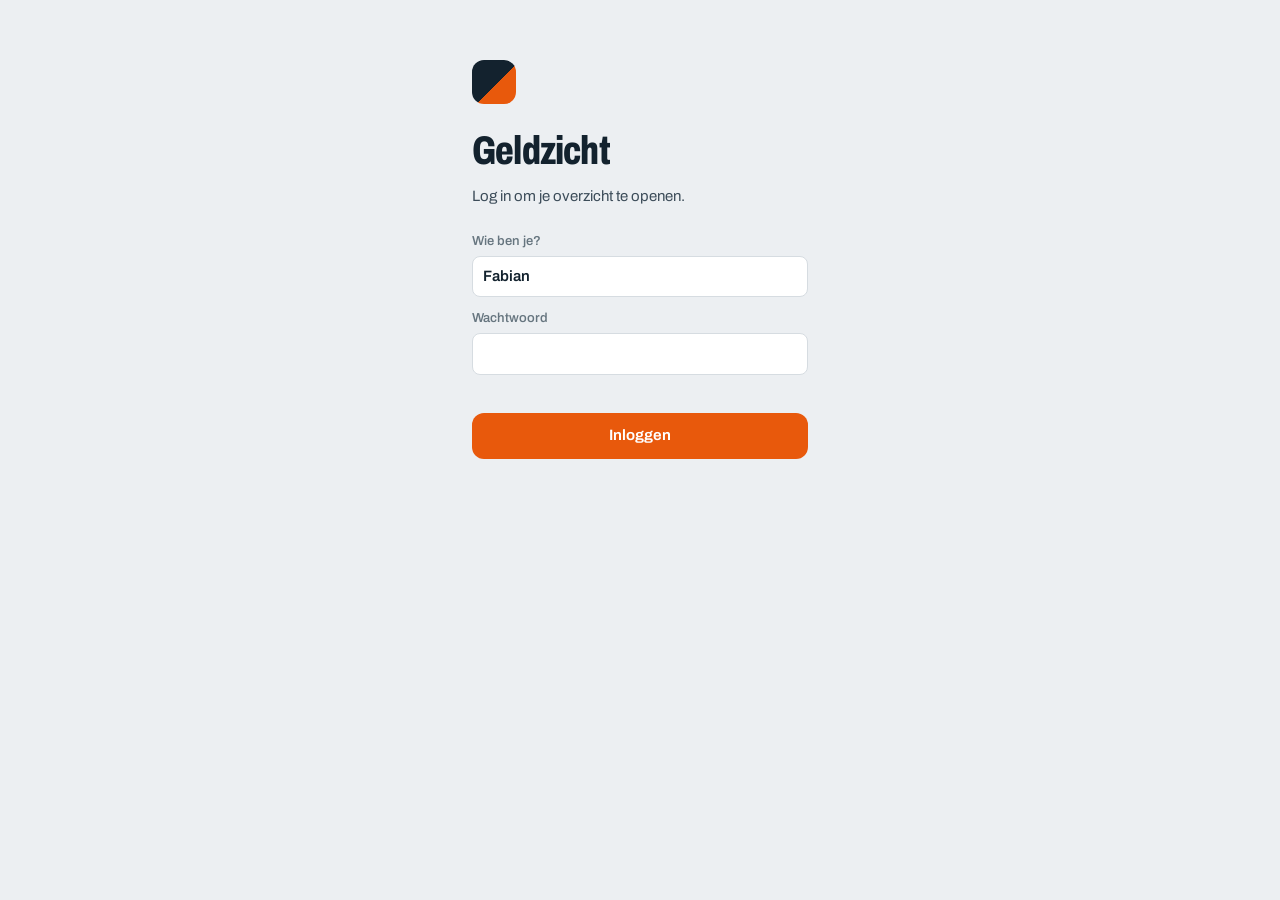
<file: index.html>
<!doctype html>
<html lang="nl">
<head>
  <meta charset="utf-8">
  <meta name="viewport" content="width=device-width, initial-scale=1, viewport-fit=cover">
  <title>Geldzicht</title>
  <meta name="description" content="Persoonlijk overzicht van inkomsten en uitgaven">
  <meta name="theme-color" content="#13222e">
  <meta name="apple-mobile-web-app-capable" content="yes">
  <meta name="mobile-web-app-capable" content="yes">
  <meta name="apple-mobile-web-app-status-bar-style" content="black-translucent">
  <meta name="apple-mobile-web-app-title" content="Geldzicht">
  <link rel="manifest" href="manifest.webmanifest">
  <link rel="icon" href="icons/icon-192.png" type="image/png">
  <link rel="apple-touch-icon" href="icons/apple-touch-icon.png">
  <link rel="preconnect" href="https://fonts.googleapis.com">
  <link rel="preconnect" href="https://fonts.gstatic.com" crossorigin>
  <link href="https://fonts.googleapis.com/css2?family=Archivo:wdth,wght@62..125,100..900&display=swap" rel="stylesheet">
  <link rel="stylesheet" href="styles.css">
</head>
<body>
  <div id="app">
    <div class="boot" id="boot">
      <div class="boot-mark" aria-hidden="true"></div>
      <p>Geldzicht laden</p>
    </div>
  </div>
  <input type="file" id="fileInput" hidden>
  <input type="file" id="backupInput" accept=".json,application/json" hidden>
  <div id="sheetRoot"></div>
  <div id="toast" role="status" aria-live="polite"></div>
  <script src="lib/chart.umd.min.js"></script>
  <script type="module" src="js/app.js"></script>
</body>
</html>
</file>
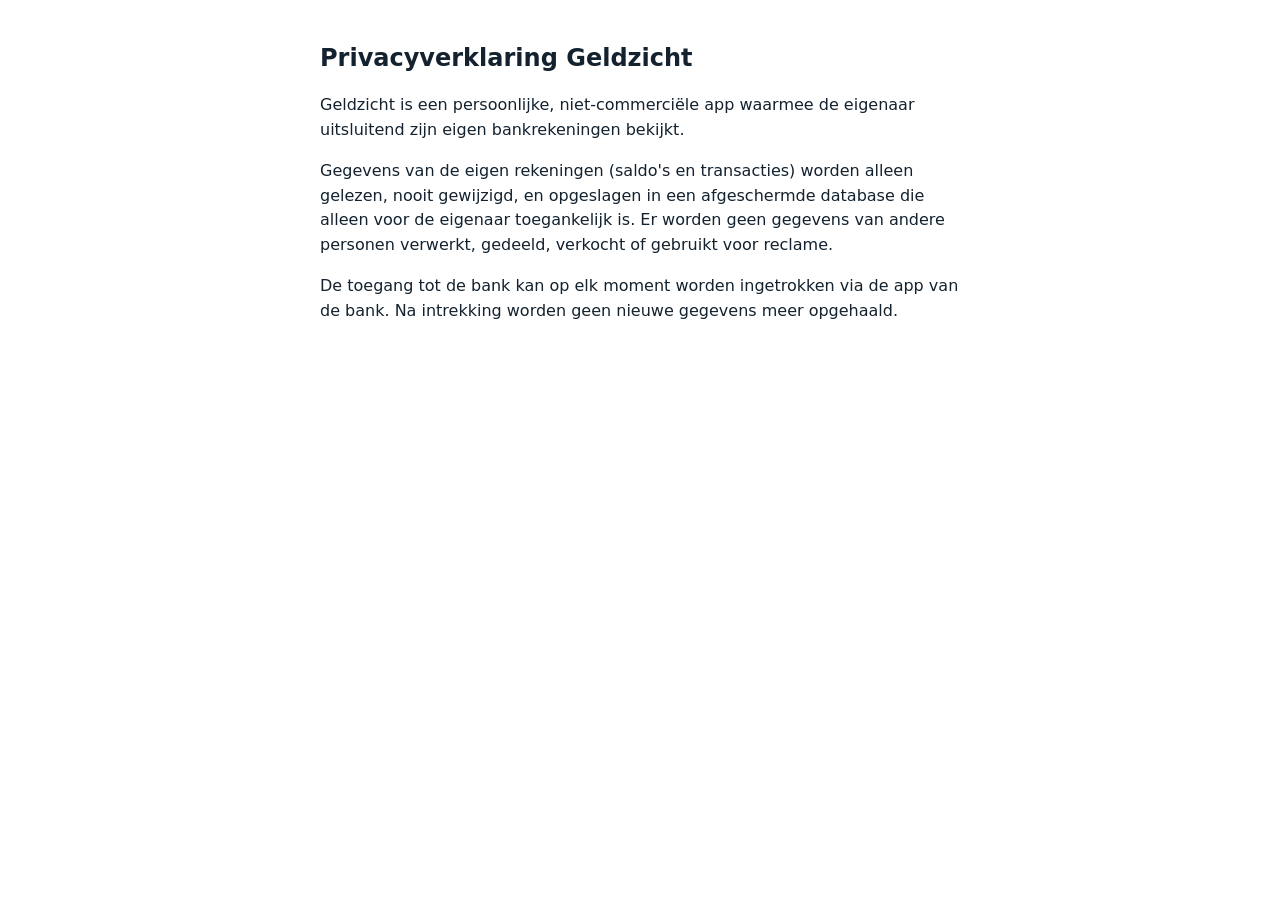
<file: privacy.html>
<!doctype html><html lang="nl"><head><meta charset="utf-8"><meta name="viewport" content="width=device-width,initial-scale=1"><title>Geldzicht privacy</title>
<style>body{font-family:system-ui,sans-serif;max-width:640px;margin:40px auto;padding:0 16px;line-height:1.55;color:#13222e;background:#fff}h1{font-size:24px}</style></head><body>
<h1>Privacyverklaring Geldzicht</h1>
<p>Geldzicht is een persoonlijke, niet-commerciële app waarmee de eigenaar uitsluitend zijn eigen bankrekeningen bekijkt.</p>
<p>Gegevens van de eigen rekeningen (saldo's en transacties) worden alleen gelezen, nooit gewijzigd, en opgeslagen in een afgeschermde database die alleen voor de eigenaar toegankelijk is. Er worden geen gegevens van andere personen verwerkt, gedeeld, verkocht of gebruikt voor reclame.</p>
<p>De toegang tot de bank kan op elk moment worden ingetrokken via de app van de bank. Na intrekking worden geen nieuwe gegevens meer opgehaald.</p>
</body></html>
</file>
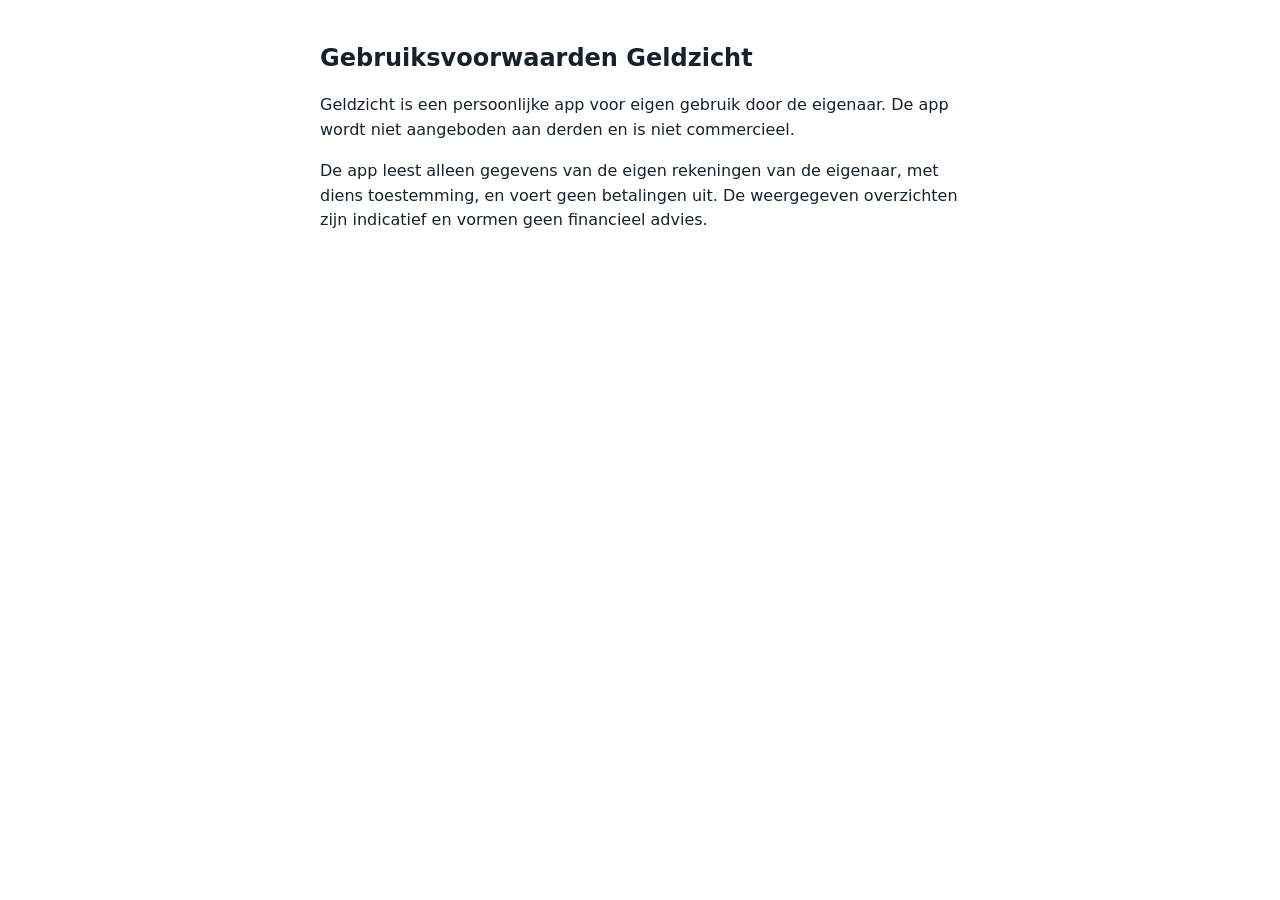
<file: terms.html>
<!doctype html><html lang="nl"><head><meta charset="utf-8"><meta name="viewport" content="width=device-width,initial-scale=1"><title>Geldzicht voorwaarden</title>
<style>body{font-family:system-ui,sans-serif;max-width:640px;margin:40px auto;padding:0 16px;line-height:1.55;color:#13222e;background:#fff}h1{font-size:24px}</style></head><body>
<h1>Gebruiksvoorwaarden Geldzicht</h1>
<p>Geldzicht is een persoonlijke app voor eigen gebruik door de eigenaar. De app wordt niet aangeboden aan derden en is niet commercieel.</p>
<p>De app leest alleen gegevens van de eigen rekeningen van de eigenaar, met diens toestemming, en voert geen betalingen uit. De weergegeven overzichten zijn indicatief en vormen geen financieel advies.</p>
</body></html>
</file>
<file: styles.css>
/* Geldzicht: koel staal met een gloeiend oranje accent */
:root {
  color-scheme: light;
  --page: #eceff2;
  --surface: #ffffff;
  --surface-2: #f4f6f8;
  --ink: #13222e;
  --ink-2: #3c4c59;
  --muted: #66757f;
  --line: #d6dce1;
  --line-soft: #e5e9ec;
  --accent: #e8590c;
  --accent-ink: #ffffff;
  --accent-soft: #fde9dc;
  --pos: #0f8a5f;
  --neg: #13222e;
  --warn-bg: #fff4e5;
  --s-income: #2a78d6;
  --s-expense: #eb6834;
  --s-betaal: #2a78d6;
  --s-spaar: #13222e;
  --s-invest: #7f93a3;
  --s-etf: #7f93a3;
  --s-stock: #1baf7a;
  --s-cash: #c3ccd3;
  --grid: #e3e7ea;
  --radius-l: 18px;
  --radius-m: 12px;
  --radius-s: 8px;
  --shadow-sheet: 0 -12px 40px rgba(19, 34, 46, 0.18);
  --font: 'Archivo', system-ui, -apple-system, 'Segoe UI', sans-serif;
  --safe-b: env(safe-area-inset-bottom, 0px);
  --safe-t: env(safe-area-inset-top, 0px);
}
@media (prefers-color-scheme: dark) {
  :root:not([data-theme="light"]) {
    color-scheme: dark;
    --page: #0d151c;
    --surface: #16212b;
    --surface-2: #1c2935;
    --ink: #e6ecf1;
    --ink-2: #c2ccd4;
    --muted: #93a3b0;
    --line: #2a3a47;
    --line-soft: #22313c;
    --accent: #ff7a33;
    --accent-ink: #1a0d05;
    --accent-soft: #3a2316;
    --pos: #2fbf85;
    --neg: #e6ecf1;
    --warn-bg: #2e2416;
    --s-income: #3987e5;
    --s-expense: #d95926;
    --s-betaal: #3987e5;
    --s-spaar: #dfe6ec;
    --s-invest: #6b7f8f;
    --s-etf: #7f93a3;
    --s-stock: #2bbf8a;
    --s-cash: #45535e;
    --grid: #22313c;
    --shadow-sheet: 0 -12px 40px rgba(0, 0, 0, 0.5);
  }
}
:root[data-theme="dark"] {
  color-scheme: dark;
  --page: #0d151c;
  --surface: #16212b;
  --surface-2: #1c2935;
  --ink: #e6ecf1;
  --ink-2: #c2ccd4;
  --muted: #93a3b0;
  --line: #2a3a47;
  --line-soft: #22313c;
  --accent: #ff7a33;
  --accent-ink: #1a0d05;
  --accent-soft: #3a2316;
  --pos: #2fbf85;
  --neg: #e6ecf1;
  --warn-bg: #2e2416;
  --s-income: #3987e5;
  --s-expense: #d95926;
  --s-betaal: #3987e5;
  --s-spaar: #dfe6ec;
  --s-invest: #6b7f8f;
  --s-etf: #7f93a3;
  --s-stock: #2bbf8a;
  --s-cash: #45535e;
  --grid: #22313c;
  --shadow-sheet: 0 -12px 40px rgba(0, 0, 0, 0.5);
}

* { box-sizing: border-box; }
html { -webkit-text-size-adjust: 100%; }
body {
  margin: 0;
  background: var(--page);
  color: var(--ink);
  font-family: var(--font);
  font-size: 15px;
  line-height: 1.45;
  font-variation-settings: 'wdth' 100;
  -webkit-font-smoothing: antialiased;
  overscroll-behavior-y: none;
}
button, input, select, textarea { font: inherit; color: inherit; }
button { cursor: pointer; }
:focus-visible { outline: 2px solid var(--accent); outline-offset: 2px; border-radius: 6px; }
.num { font-variant-numeric: tabular-nums; }
.muted { color: var(--muted); }
.pos { color: var(--pos); }
.hidden { display: none !important; }

/* Opstarten */
.boot { min-height: 100dvh; display: grid; place-content: center; justify-items: center; gap: 14px; color: var(--muted); }
.boot-mark { width: 44px; height: 44px; border-radius: 12px; background: linear-gradient(135deg, var(--ink) 0 55%, var(--accent) 55%); animation: pulse 1.2s ease-in-out infinite alternate; }
@keyframes pulse { to { opacity: 0.5; transform: scale(0.94); } }

/* Indeling */
.shell { max-width: 620px; margin: 0 auto; min-height: 100dvh; padding-bottom: calc(84px + var(--safe-b)); }
.topbar {
  position: sticky; top: 0; z-index: 20;
  padding: calc(10px + var(--safe-t)) 16px 10px;
  background: color-mix(in srgb, var(--page) 88%, transparent);
  backdrop-filter: saturate(1.4) blur(14px);
  -webkit-backdrop-filter: saturate(1.4) blur(14px);
  display: flex; align-items: center; gap: 10px;
}
.brand { font-weight: 800; font-variation-settings: 'wdth' 80; font-size: 21px; letter-spacing: -0.01em; flex: 1; display: flex; align-items: center; gap: 8px; }
.brand-mark { width: 22px; height: 22px; border-radius: 6px; background: linear-gradient(135deg, var(--ink) 0 55%, var(--accent) 55%); }
.icon-btn { width: 40px; height: 40px; border-radius: 12px; border: 1px solid var(--line); background: var(--surface); display: grid; place-items: center; font-size: 18px; }
.icon-btn:active { transform: scale(0.96); }
.save-dot { width: 8px; height: 8px; border-radius: 50%; background: var(--pos); transition: background .2s; }
.save-dot.busy { background: var(--accent); }
.save-dot.err { background: #d03b3b; }

.period {
  display: flex; align-items: center; gap: 6px; padding: 4px 16px 6px;
}
.period-label { flex: 1; text-align: center; font-weight: 650; font-size: 16px; }
.period-btn { width: 36px; height: 36px; border-radius: 10px; border: none; background: transparent; font-size: 20px; color: var(--ink-2); }
.period-btn:disabled { opacity: 0.25; }
.chips { display: flex; gap: 6px; overflow-x: auto; padding: 4px 16px 10px; scrollbar-width: none; }
.chips::-webkit-scrollbar { display: none; }
.chip {
  flex: none; border: 1px solid var(--line); background: var(--surface); color: var(--ink-2);
  padding: 7px 13px; border-radius: 999px; font-size: 14px; white-space: nowrap;
}
.chip.on { background: var(--ink); color: var(--page); border-color: var(--ink); }

main { padding: 0 16px; }
section { margin: 0 0 28px; }
h2 { font-size: 17px; font-weight: 700; margin: 0 0 12px; letter-spacing: -0.005em; display: flex; align-items: baseline; gap: 8px; }
h2 .aside { margin-left: auto; font-weight: 500; font-size: 14px; color: var(--muted); }
.link { background: none; border: none; color: var(--accent); font-weight: 600; padding: 0; font-size: 14px; }

/* Hero */
.hero { padding: 6px 0 4px; }
.hero-label { color: var(--muted); font-size: 15px; margin: 0; }
.hero-num {
  font-size: clamp(46px, 15vw, 72px); line-height: 1; font-weight: 800;
  font-variation-settings: 'wdth' 72; letter-spacing: -0.02em; margin: 6px 0 2px;
  display: flex; align-items: baseline; gap: 2px;
}
.hero-num .cents { font-size: 0.42em; font-weight: 700; color: var(--muted); letter-spacing: 0; }
.hero-num.neg { color: var(--ink); }
.hero-sub { color: var(--ink-2); margin: 0 0 18px; font-size: 14.5px; }
.hero-sub strong { color: var(--ink); }

/* Geldstroom-lint */
.ribbon { display: flex; height: 26px; border-radius: 7px; overflow: hidden; gap: 2px; background: var(--page); }
.ribbon span { display: block; height: 100%; min-width: 3px; transition: flex-grow .5s ease; border: none; padding: 0; }
.ribbon span.left { background: repeating-linear-gradient(135deg, var(--line) 0 4px, transparent 4px 8px); }
.ribbon-legend { display: flex; flex-wrap: wrap; gap: 4px 14px; margin-top: 10px; font-size: 13px; color: var(--ink-2); }
.ribbon-legend i { display: inline-block; width: 9px; height: 9px; border-radius: 3px; margin-right: 5px; vertical-align: 0; }

/* Kerncijfers */
.stats { display: grid; grid-template-columns: repeat(3, 1fr); background: var(--surface); border-radius: var(--radius-l); border: 1px solid var(--line-soft); }
.stat { padding: 13px 12px 12px; }
.stat + .stat { border-left: 1px solid var(--line-soft); }
.stat-label { font-size: 12.5px; color: var(--muted); }
.stat-value { font-size: 19px; font-weight: 750; font-variation-settings: 'wdth' 85; margin-top: 2px; white-space: nowrap; }
.stat-delta { font-size: 12px; color: var(--muted); margin-top: 1px; }

.banner {
  display: flex; align-items: center; gap: 12px; padding: 13px 14px; border-radius: var(--radius-m);
  background: var(--accent-soft); color: var(--ink); border: none; width: 100%; text-align: left; margin-bottom: 18px;
}
.banner b { display: block; font-weight: 700; }
.banner span { font-size: 13.5px; color: var(--ink-2); }
.banner .go { margin-left: auto; font-weight: 700; color: var(--accent); white-space: nowrap; }

/* Donut */
.donut-wrap { display: grid; gap: 14px; }
.donut-box { position: relative; width: 190px; height: 190px; margin: 0 auto 4px; }
.donut-center { position: absolute; inset: 0; display: grid; place-content: center; text-align: center; pointer-events: none; }
.donut-center b { font-size: 22px; font-variation-settings: 'wdth' 80; font-weight: 800; }
.donut-center small { color: var(--muted); font-size: 12px; }

/* Lijsten met balkjes */
.bars { list-style: none; margin: 0; padding: 0; width: 100%; }
.bars li { margin: 0; }
.bar-row {
  display: grid; grid-template-columns: 26px 1fr auto; gap: 4px 10px; align-items: center;
  width: 100%; padding: 8px 0; background: none; border: none; text-align: left;
}
.bar-row + .bar-row, .bars li + li .bar-row { border-top: 1px solid var(--line-soft); }
.bar-ico { font-size: 17px; grid-row: span 2; text-align: center; }
.bar-name { font-weight: 560; font-size: 14.5px; overflow: hidden; text-overflow: ellipsis; white-space: nowrap; }
.bar-val { font-weight: 650; font-size: 14.5px; text-align: right; }
.bar-track { grid-column: 2 / 4; height: 6px; background: var(--surface-2); border-radius: 4px; overflow: hidden; display: flex; }
.bar-fill { height: 100%; border-radius: 4px; }
.bar-meta { font-size: 12px; color: var(--muted); font-weight: 400; margin-left: 6px; }

.panel { background: var(--surface); border-radius: var(--radius-l); padding: 14px 14px; border: 1px solid var(--line-soft); }
.chart-box { position: relative; height: 210px; }
.chart-box.tall { height: 260px; }
.legend { display: flex; gap: 14px; flex-wrap: wrap; font-size: 13px; color: var(--ink-2); margin-bottom: 8px; }
.legend i { display: inline-block; width: 10px; height: 10px; border-radius: 3px; margin-right: 6px; }

/* Transacties */
.search {
  display: flex; align-items: center; gap: 8px; background: var(--surface); border: 1px solid var(--line);
  border-radius: var(--radius-m); padding: 0 12px; margin: 0 0 8px;
}
.search input { border: none; background: transparent; padding: 11px 0; flex: 1; outline: none; min-width: 0; }
.toolbar { display: flex; gap: 8px; margin-bottom: 6px; }
.toolbar select { flex: 1; min-width: 0; }
select, .input {
  background: var(--surface); border: 1px solid var(--line); border-radius: var(--radius-s);
  padding: 9px 10px; width: 100%; appearance: none; -webkit-appearance: none;
}
select { background-image: linear-gradient(45deg, transparent 50%, var(--muted) 50%), linear-gradient(135deg, var(--muted) 50%, transparent 50%); background-position: calc(100% - 15px) 50%, calc(100% - 10px) 50%; background-size: 5px 5px; background-repeat: no-repeat; padding-right: 28px; }
.day-head { display: flex; justify-content: space-between; font-size: 13px; color: var(--muted); padding: 16px 2px 6px; font-weight: 550; }
.tx-list { background: var(--surface); border-radius: var(--radius-l); border: 1px solid var(--line-soft); overflow: hidden; }
.tx {
  display: grid; grid-template-columns: 38px 1fr auto; gap: 0 11px; align-items: center;
  width: 100%; padding: 11px 13px; border: none; background: none; text-align: left;
}
.tx + .tx { border-top: 1px solid var(--line-soft); }
.tx:active { background: var(--surface-2); }
.tx-ico { width: 38px; height: 38px; border-radius: 11px; display: grid; place-items: center; font-size: 18px; background: var(--surface-2); }
.tx-main { min-width: 0; }
.tx-name { font-weight: 600; font-size: 14.5px; overflow: hidden; text-overflow: ellipsis; white-space: nowrap; }
.tx-sub { font-size: 12.5px; color: var(--muted); overflow: hidden; text-overflow: ellipsis; white-space: nowrap; }
.tx-amt { font-weight: 650; font-size: 15px; text-align: right; white-space: nowrap; }
.tx-amt small { display: block; font-size: 11.5px; font-weight: 500; color: var(--muted); }
.tx-amt.in { color: var(--pos); }
.tx-amt.void { color: var(--muted); }
.tx-amt.void .amt { text-decoration: line-through; text-decoration-thickness: 1px; }
.tag { display: inline-block; font-size: 11px; padding: 1px 6px; border-radius: 6px; background: var(--surface-2); color: var(--ink-2); margin-left: 4px; vertical-align: 1px; }
.tag.acc { background: var(--accent-soft); color: var(--accent); }
.tag.ok { background: color-mix(in srgb, var(--pos) 15%, transparent); color: var(--pos); }
.more-btn { display: block; margin: 14px auto; }

.empty { text-align: center; padding: 34px 18px; color: var(--ink-2); }
.empty h3 { margin: 0 0 6px; font-size: 19px; color: var(--ink); }
.empty p { margin: 0 0 16px; }

/* Knoppen */
.btn {
  display: inline-flex; align-items: center; justify-content: center; gap: 8px;
  border: none; border-radius: var(--radius-m); padding: 12px 18px; font-weight: 650; font-size: 15px;
  background: var(--accent); color: var(--accent-ink);
}
.btn:active { transform: scale(0.98); }
.btn.ghost { background: var(--surface); color: var(--ink); border: 1px solid var(--line); }
.btn.quiet { background: var(--surface-2); color: var(--ink); }
.btn.danger { background: transparent; color: #d03b3b; border: 1px solid color-mix(in srgb, #d03b3b 40%, transparent); }
.btn.block { width: 100%; }
.btn.small { padding: 8px 12px; font-size: 14px; }
.btn-row { display: flex; gap: 8px; flex-wrap: wrap; }

/* Onderbalk */
.tabbar {
  position: fixed; left: 0; right: 0; bottom: 0; z-index: 30;
  display: flex; justify-content: center;
  background: color-mix(in srgb, var(--surface) 92%, transparent);
  backdrop-filter: saturate(1.4) blur(16px); -webkit-backdrop-filter: saturate(1.4) blur(16px);
  border-top: 1px solid var(--line-soft);
  padding-bottom: var(--safe-b);
}
.tabbar-inner { display: grid; grid-template-columns: repeat(5, 1fr); max-width: 620px; width: 100%; }
.tab { border: none; background: none; padding: 9px 0 8px; display: grid; justify-items: center; gap: 2px; font-size: 11.5px; color: var(--muted); font-weight: 550; }
.tab svg { width: 23px; height: 23px; stroke: currentColor; fill: none; stroke-width: 1.8; stroke-linecap: round; stroke-linejoin: round; }
.tab.on { color: var(--ink); }
.tab.on svg { stroke: var(--accent); }

/* Bladen (onderkant) */
.sheet-backdrop { position: fixed; inset: 0; background: rgba(8, 15, 21, 0.45); z-index: 50; opacity: 0; transition: opacity .2s; }
.sheet-backdrop.show { opacity: 1; }
.sheet {
  position: fixed; left: 0; right: 0; bottom: 0; z-index: 51; margin: 0 auto; max-width: 620px;
  background: var(--surface); border-radius: 22px 22px 0 0; box-shadow: var(--shadow-sheet);
  max-height: 92dvh; display: flex; flex-direction: column;
  transform: translateY(100%); transition: transform .26s cubic-bezier(.2,.8,.2,1);
  padding-bottom: var(--safe-b);
}
.sheet.show { transform: none; }
.sheet-grab { width: 40px; height: 5px; border-radius: 3px; background: var(--line); margin: 8px auto 2px; flex: none; }
.sheet-head { display: flex; align-items: center; gap: 10px; padding: 8px 18px 10px; flex: none; }
.sheet-head h3 { margin: 0; font-size: 18px; flex: 1; }
.sheet-body { overflow-y: auto; padding: 4px 18px 22px; -webkit-overflow-scrolling: touch; }
.sheet-foot { padding: 10px 18px 14px; border-top: 1px solid var(--line-soft); flex: none; }
@media (prefers-reduced-motion: reduce) { .sheet, .sheet-backdrop, .ribbon span { transition: none; } }

.detail-amt { font-size: 40px; font-weight: 800; font-variation-settings: 'wdth' 75; line-height: 1.05; margin: 2px 0 2px; }
.detail-name { font-size: 16px; font-weight: 650; }
.kv { display: grid; grid-template-columns: 110px 1fr; gap: 8px 12px; font-size: 14px; margin: 16px 0; }
.kv dt { color: var(--muted); }
.kv dd { margin: 0; word-break: break-word; }
.cat-btn {
  display: flex; align-items: center; gap: 12px; width: 100%; padding: 12px 14px; border-radius: var(--radius-m);
  border: 1px solid var(--line); background: var(--surface-2); text-align: left; margin: 6px 0 4px;
}
.cat-btn .ico { font-size: 22px; }
.cat-btn small { display: block; color: var(--muted); font-size: 12.5px; }
.cat-btn .chev { margin-left: auto; color: var(--muted); }
.toggle-row { display: flex; align-items: center; gap: 12px; padding: 12px 0; border-top: 1px solid var(--line-soft); }
.toggle-row:first-of-type { border-top: none; }
.toggle-row .txt { flex: 1; }
.toggle-row .txt small { display: block; color: var(--muted); font-size: 12.5px; }
.switch { position: relative; width: 46px; height: 28px; flex: none; }
.switch input { opacity: 0; width: 0; height: 0; position: absolute; }
.switch span { position: absolute; inset: 0; background: var(--line); border-radius: 999px; transition: background .2s; }
.switch span::after { content: ''; position: absolute; left: 3px; top: 3px; width: 22px; height: 22px; background: #fff; border-radius: 50%; transition: transform .2s; box-shadow: 0 1px 3px rgba(0,0,0,.25); }
.switch input:checked + span { background: var(--accent); }
.switch input:checked + span::after { transform: translateX(18px); }
.switch input:focus-visible + span { outline: 2px solid var(--accent); outline-offset: 2px; }
details.raw { margin-top: 10px; font-size: 13px; color: var(--muted); }
details.raw pre { white-space: pre-wrap; word-break: break-all; background: var(--surface-2); padding: 10px; border-radius: 8px; font-size: 12px; }

/* Categoriekiezer */
.cat-group { margin: 14px 0 4px; font-size: 13px; color: var(--muted); font-weight: 600; display: flex; align-items: center; gap: 6px; }
.cat-group i { width: 8px; height: 8px; border-radius: 2px; display: inline-block; }
.cat-grid { display: grid; grid-template-columns: repeat(2, 1fr); gap: 6px; }
.cat-opt {
  display: flex; align-items: center; gap: 8px; padding: 10px 10px; border-radius: 10px; border: 1px solid var(--line);
  background: var(--surface); text-align: left; font-size: 14px; min-width: 0;
}
.cat-opt span { overflow: hidden; text-overflow: ellipsis; white-space: nowrap; }
.cat-opt.on { border-color: var(--accent); background: var(--accent-soft); }

/* Snel indelen */
.quick-card { text-align: center; padding: 6px 0 12px; }
.quick-card .detail-amt { margin-top: 6px; }
.quick-count { font-size: 13px; color: var(--muted); }
.progress { height: 4px; background: var(--surface-2); border-radius: 2px; overflow: hidden; margin: 8px 0 14px; }
.progress div { height: 100%; background: var(--accent); transition: width .3s; }

/* Koppelen */
.pick-row { display: grid; grid-template-columns: 24px 1fr auto; gap: 10px; align-items: center; padding: 10px 0; border-top: 1px solid var(--line-soft); }
.pick-row input { width: 20px; height: 20px; accent-color: var(--accent); }
.sumline { display: flex; justify-content: space-between; font-weight: 650; margin-bottom: 10px; }
.sumline.ok { color: var(--pos); }

/* Instellingen */
.set-group { background: var(--surface); border-radius: var(--radius-l); border: 1px solid var(--line-soft); padding: 4px 14px; margin-bottom: 10px; }
.set-row { display: flex; align-items: center; gap: 12px; padding: 13px 0; border: none; background: none; width: 100%; text-align: left; }
.set-row + .set-row { border-top: 1px solid var(--line-soft); }
.set-row .ico { font-size: 19px; width: 26px; text-align: center; }
.set-row .txt { flex: 1; min-width: 0; }
.set-row .txt small { display: block; color: var(--muted); font-size: 12.5px; }
.set-row .chev { color: var(--muted); }
.field { margin: 12px 0; }
.field label { display: block; font-size: 13px; color: var(--muted); margin-bottom: 5px; font-weight: 550; }
.help { font-size: 13px; color: var(--muted); margin: 6px 0 12px; }
.list-item { display: flex; align-items: center; gap: 10px; padding: 10px 0; border-top: 1px solid var(--line-soft); font-size: 14px; }
.list-item .grow { flex: 1; min-width: 0; overflow-wrap: anywhere; }
.x-btn { border: none; background: var(--surface-2); width: 30px; height: 30px; border-radius: 8px; font-size: 15px; color: var(--muted); }

/* Inloggen */
.login { max-width: 380px; margin: 0 auto; padding: calc(60px + var(--safe-t)) 22px 40px; }
.login h1 { font-size: 40px; font-variation-settings: 'wdth' 72; font-weight: 800; margin: 18px 0 6px; letter-spacing: -0.02em; }
.login p { color: var(--ink-2); margin: 0 0 24px; }
.err { color: #d03b3b; font-size: 14px; min-height: 20px; margin: 6px 0; }

/* Melding */
#toast {
  position: fixed; left: 50%; bottom: calc(92px + var(--safe-b)); transform: translate(-50%, 20px); z-index: 80;
  background: var(--ink); color: var(--page); padding: 11px 16px; border-radius: 12px; font-size: 14px;
  opacity: 0; pointer-events: none; transition: opacity .2s, transform .2s; max-width: calc(100% - 32px); text-align: center;
  display: flex; gap: 12px; align-items: center;
}
#toast.show { opacity: 1; transform: translate(-50%, 0); pointer-events: auto; }
#toast button { background: none; border: none; color: var(--accent); font-weight: 700; padding: 0; }

.seg { display: flex; background: var(--surface-2); border-radius: 11px; padding: 3px; gap: 3px; margin-bottom: 14px; overflow-x: auto; scrollbar-width: none; }
.seg button { flex: 1; border: none; background: none; padding: 8px 10px; border-radius: 9px; font-size: 13.5px; font-weight: 600; color: var(--muted); white-space: nowrap; }
.seg button.on { background: var(--surface); color: var(--ink); box-shadow: 0 1px 3px rgba(0,0,0,.08); }

.nw-total { font-size: clamp(40px, 13vw, 60px); font-weight: 800; font-variation-settings: 'wdth' 72; letter-spacing: -0.02em; line-height: 1; margin: 6px 0 4px; }
.nw-parts { display: grid; grid-template-columns: repeat(3, 1fr); gap: 0; margin: 16px 0 10px; }
.nw-part { padding-right: 8px; }
.nw-part + .nw-part { border-left: 1px solid var(--line); padding-left: 12px; }
.nw-part .lab { font-size: 12.5px; color: var(--muted); display: flex; align-items: center; gap: 6px; }
.nw-part .lab i { width: 9px; height: 9px; border-radius: 3px; display: inline-block; }
.nw-part .val { font-weight: 750; font-size: 17px; font-variation-settings: 'wdth' 85; margin-top: 2px; }
.nw-part .sub { font-size: 12px; color: var(--muted); }

.tbl { width: 100%; border-collapse: collapse; font-size: 13.5px; }
.tbl th { text-align: left; font-weight: 600; color: var(--muted); font-size: 12.5px; padding: 6px 4px; border-bottom: 1px solid var(--line); }
.tbl td { padding: 8px 4px; border-bottom: 1px solid var(--line-soft); }
.tbl td.r, .tbl th.r { text-align: right; }

.callout { background: var(--warn-bg); border-radius: var(--radius-m); padding: 12px 14px; font-size: 14px; margin: 10px 0 16px; }

/* Portefeuille */
.pos-row { cursor: default; }
.pos-row .tx-amt small.pos { color: var(--pos); }
.pos-edit { border-top: 1px solid var(--line-soft); padding: 12px 0; display: grid; gap: 8px; }
.pos-top { display: flex; gap: 8px; align-items: center; }
.pos-top .input { flex: 1; min-width: 0; }
.pos-grid { display: grid; grid-template-columns: repeat(4, minmax(0, 1fr)); gap: 6px; }
.pos-grid .input, .pos-grid select { padding: 9px 8px; font-size: 14px; min-width: 0; }
@media (max-width: 420px) { .pos-grid { grid-template-columns: repeat(2, minmax(0, 1fr)); } }

/* Inzichten */
.seg-scroll { justify-content: flex-start; }
.seg-scroll button { flex: none; }
.hl { list-style: none; margin: 0; padding: 0; display: grid; gap: 8px; }
.hl li { background: var(--surface); border: 1px solid var(--line-soft); border-radius: var(--radius-m); padding: 10px 12px 10px 34px; position: relative; font-size: 14px; }
.hl li::before { position: absolute; left: 12px; top: 10px; font-weight: 800; }
.hl-up::before { content: '↑'; color: var(--accent); }
.hl-down::before { content: '↓'; color: var(--pos); }
.hl-info::before { content: '•'; color: var(--muted); }
.trip { display: block; width: 100%; text-align: left; background: var(--surface); border: 1px solid var(--line-soft); border-radius: var(--radius-l); padding: 14px; }
.trip + .trip { margin-top: 8px; }
.trip-head { display: flex; justify-content: space-between; gap: 10px; font-size: 15.5px; }
.trip-head span { font-weight: 750; white-space: nowrap; }
.trip-sub { font-size: 13px; color: var(--muted); margin-top: 3px; }
.tbl-wrap { overflow-x: auto; }
.report-link { background: var(--surface); border: 1px solid var(--line); }

/* Totaaloverzicht */
.tot-grid { display: grid; gap: 12px; }
@media (min-width: 600px) { .tot-grid { grid-template-columns: 1fr 1fr; align-items: start; } }
.pre-main { padding: 4px 16px 0; }
.tot-card { padding: 14px; }
.tot-head { display: flex; justify-content: space-between; align-items: baseline; margin-bottom: 8px; font-size: 15px; }
.tot-donut { width: 170px; height: 170px; margin: 6px auto 10px; }
.tot-donut .donut-center b { font-size: 19px; }
.seg-mini { margin-bottom: 4px; }
.seg-mini button { padding: 6px 8px; font-size: 12.5px; }
.tot-legend { list-style: none; margin: 0; padding: 0; font-size: 13.5px; }
.tot-legend li { display: grid; grid-template-columns: 10px 1fr auto auto; gap: 8px; align-items: center; padding: 6px 0; border-top: 1px solid var(--line-soft); }
.tot-legend li:first-child { border-top: none; }
.tot-legend li > button { display: contents; font: inherit; color: inherit; text-align: left; background: none; border: none; cursor: pointer; }
.tot-legend i { width: 10px; height: 10px; border-radius: 3px; display: block; }
.tot-legend .n { min-width: 0; overflow: hidden; text-overflow: ellipsis; white-space: nowrap; }
.tot-legend .p { color: var(--muted); font-size: 12.5px; min-width: 32px; text-align: right; }
.tot-legend .v { font-weight: 650; min-width: 64px; text-align: right; }

.period-label small { display: block; font-size: 12.5px; font-weight: 500; color: var(--muted); margin-top: 1px; }
.periods { display: grid; grid-template-rows: repeat(2, auto); grid-auto-flow: column; grid-auto-columns: 1fr; gap: 6px; padding: 4px 16px 6px; }
.pchip {
  display: flex; flex-direction: column; align-items: center; justify-content: center; min-height: 44px; min-width: 0;
  border: 1px solid var(--line); background: var(--surface); color: var(--ink); border-radius: 12px;
  padding: 5px 3px; font-size: clamp(11px, 3.4vw, 13.5px); font-weight: 650; line-height: 1.15; text-align: center;
}
.pchip span, .pchip small { white-space: nowrap; }
.pchip small { font-size: clamp(10px, 2.9vw, 11px); font-weight: 500; color: var(--muted); }
.pchip.on { background: var(--ink); color: var(--page); border-color: var(--ink); }
.pchip.on small { color: inherit; opacity: 0.75; }
.periods + .period { padding-top: 2px; }

.callout.ok { background: color-mix(in srgb, var(--pos) 14%, transparent); }

/* Dashboard */
.dash { display: grid; gap: 12px; margin-top: 4px; }
@media (min-width: 760px) { .dash { grid-template-columns: 1fr 1fr; align-items: start; } .dash .wide { grid-column: 1 / -1; } }
.card { background: var(--surface); border: 1px solid var(--line-soft); border-radius: var(--radius-l); padding: 14px; min-width: 0; }
.card-head { display: flex; justify-content: space-between; align-items: baseline; gap: 10px; margin-bottom: 8px; }
.card-head b { font-size: 15px; }
.card-head .link { font-size: 13px; white-space: nowrap; }
.card-tap { display: block; width: 100%; text-align: left; background: none; border: none; padding: 0; color: inherit; font: inherit; cursor: pointer; }
.big { font-size: 30px; font-weight: 800; letter-spacing: -0.02em; line-height: 1.1; }
.card-sub { font-size: 13px; color: var(--muted); margin-top: 3px; }
.spark { height: 150px; margin: 2px 0 10px; }
.spark-title { font-size: 12px; color: var(--muted); font-weight: 600; margin-top: 10px; }
.kpis { display: grid; grid-template-columns: repeat(3, 1fr); gap: 8px; }
.kpi { background: var(--surface); border: 1px solid var(--line-soft); border-radius: var(--radius-l); padding: 12px 12px 10px; text-align: left; color: inherit; font: inherit; min-width: 0; cursor: pointer; }
.kpi small { display: block; font-size: 12px; color: var(--muted); font-weight: 600; }
.kpi b { display: block; font-size: clamp(17px, 5.2vw, 24px); font-weight: 800; letter-spacing: -0.02em; margin: 3px 0 2px; white-space: nowrap; }
.kpi span { display: block; font-size: 11px; color: var(--muted); line-height: 1.25; }
.kpi.posi b { color: var(--pos); }
.kpi.neg b { color: #d03b3b; }
.kpi:active, .card-tap:active { opacity: 0.7; }
.todo-strip { display: flex; gap: 8px; overflow-x: auto; padding: 2px 0 10px; scrollbar-width: none; }
.todo { flex: none; background: var(--accent-soft); color: var(--ink); border: none; border-radius: 999px; padding: 8px 14px; font-size: 13.5px; font: inherit; font-size: 13.5px; cursor: pointer; }
.todo b { color: var(--accent); }
.mini-title { font-size: 12px; font-weight: 650; color: var(--muted); margin: 12px 0 2px; text-transform: none; }
.mini-rows { list-style: none; margin: 0; padding: 0; font-size: 13.5px; }
.mini-rows li { border-top: 1px solid var(--line-soft); }
.mini-rows li:first-child { border-top: none; }
.mini-rows button { display: grid; grid-template-columns: 1fr auto auto; gap: 10px; align-items: center; width: 100%; padding: 7px 0; background: none; border: none; color: inherit; font: inherit; text-align: left; cursor: pointer; }
.mini-rows .n { min-width: 0; overflow: hidden; text-overflow: ellipsis; white-space: nowrap; }
.mini-rows .p { font-weight: 650; }
.mini-rows .v { min-width: 62px; text-align: right; color: var(--muted); }
.up { color: var(--pos) !important; }
.down { color: #d9483b !important; }
.tx-list.flat { border: none; background: none; border-radius: 0; }
.tx-list.flat .tx { padding-left: 0; padding-right: 0; }
.tot-legend li.more { display: block; }
.tot-legend details summary { display: grid; grid-template-columns: 10px 1fr auto auto; gap: 8px; align-items: center; cursor: pointer; list-style: none; color: var(--muted); }
.tot-legend details summary::-webkit-details-marker { display: none; }
.tot-legend details[open] summary { margin-bottom: 6px; }
.tot-legend details .tot-legend li:first-child { border-top: 1px solid var(--line-soft); }
/* Logo's */
.has-logo { background: #fff !important; border: 1px solid var(--line-soft); overflow: hidden; }
.has-logo .logo { width: 68%; height: 68%; object-fit: contain; border-radius: 4px; display: block; }
.has-logo .logo-fb { display: none; }
.has-logo.failed { background: var(--surface-2) !important; border: none; }
.has-logo.failed .logo { display: none; }
.has-logo.failed .logo-fb { display: inline; }
.bar-ico.has-logo { width: 26px; height: 26px; border-radius: 8px; display: grid; place-items: center; align-self: center; }
/* Vragenronde */
.q-opts { display: grid; gap: 8px; }
.q-opt { display: flex; align-items: center; gap: 12px; width: 100%; text-align: left; background: var(--surface); border: 1px solid var(--line); border-radius: var(--radius-m); padding: 12px 14px; font: inherit; color: inherit; cursor: pointer; }
.q-opt b { font-size: 22px; }
.q-opt span { font-weight: 650; }
.q-opt small { display: block; font-weight: 500; font-size: 12px; color: var(--muted); }
.q-opt:active { background: var(--surface-2); }
/* Slot */
.lock { position: fixed; inset: 0; z-index: 1000; background: var(--page); display: grid; place-items: center; padding: 24px; }
.lock-box { text-align: center; display: grid; gap: 14px; justify-items: center; max-width: 320px; }
.lock-box h2 { margin: 6px 0 0; font-size: 20px; }
.tx-amt small.up, .tx-amt small.down { font-weight: 650; }

.recon { list-style: none; margin: 0; padding: 0; font-size: 14px; }
.recon li { display: flex; justify-content: space-between; gap: 12px; padding: 7px 0; border-top: 1px solid var(--line-soft); }
.recon li:first-child { border-top: none; }
.recon li.begin { color: var(--ink-2); }
.recon li.muted { color: var(--muted); font-size: 13px; }
.recon li.sum { border-top: 2px solid var(--ink); font-weight: 750; font-size: 15px; }
.recon .n { min-width: 0; }
.recon .v { white-space: nowrap; }
</file>
